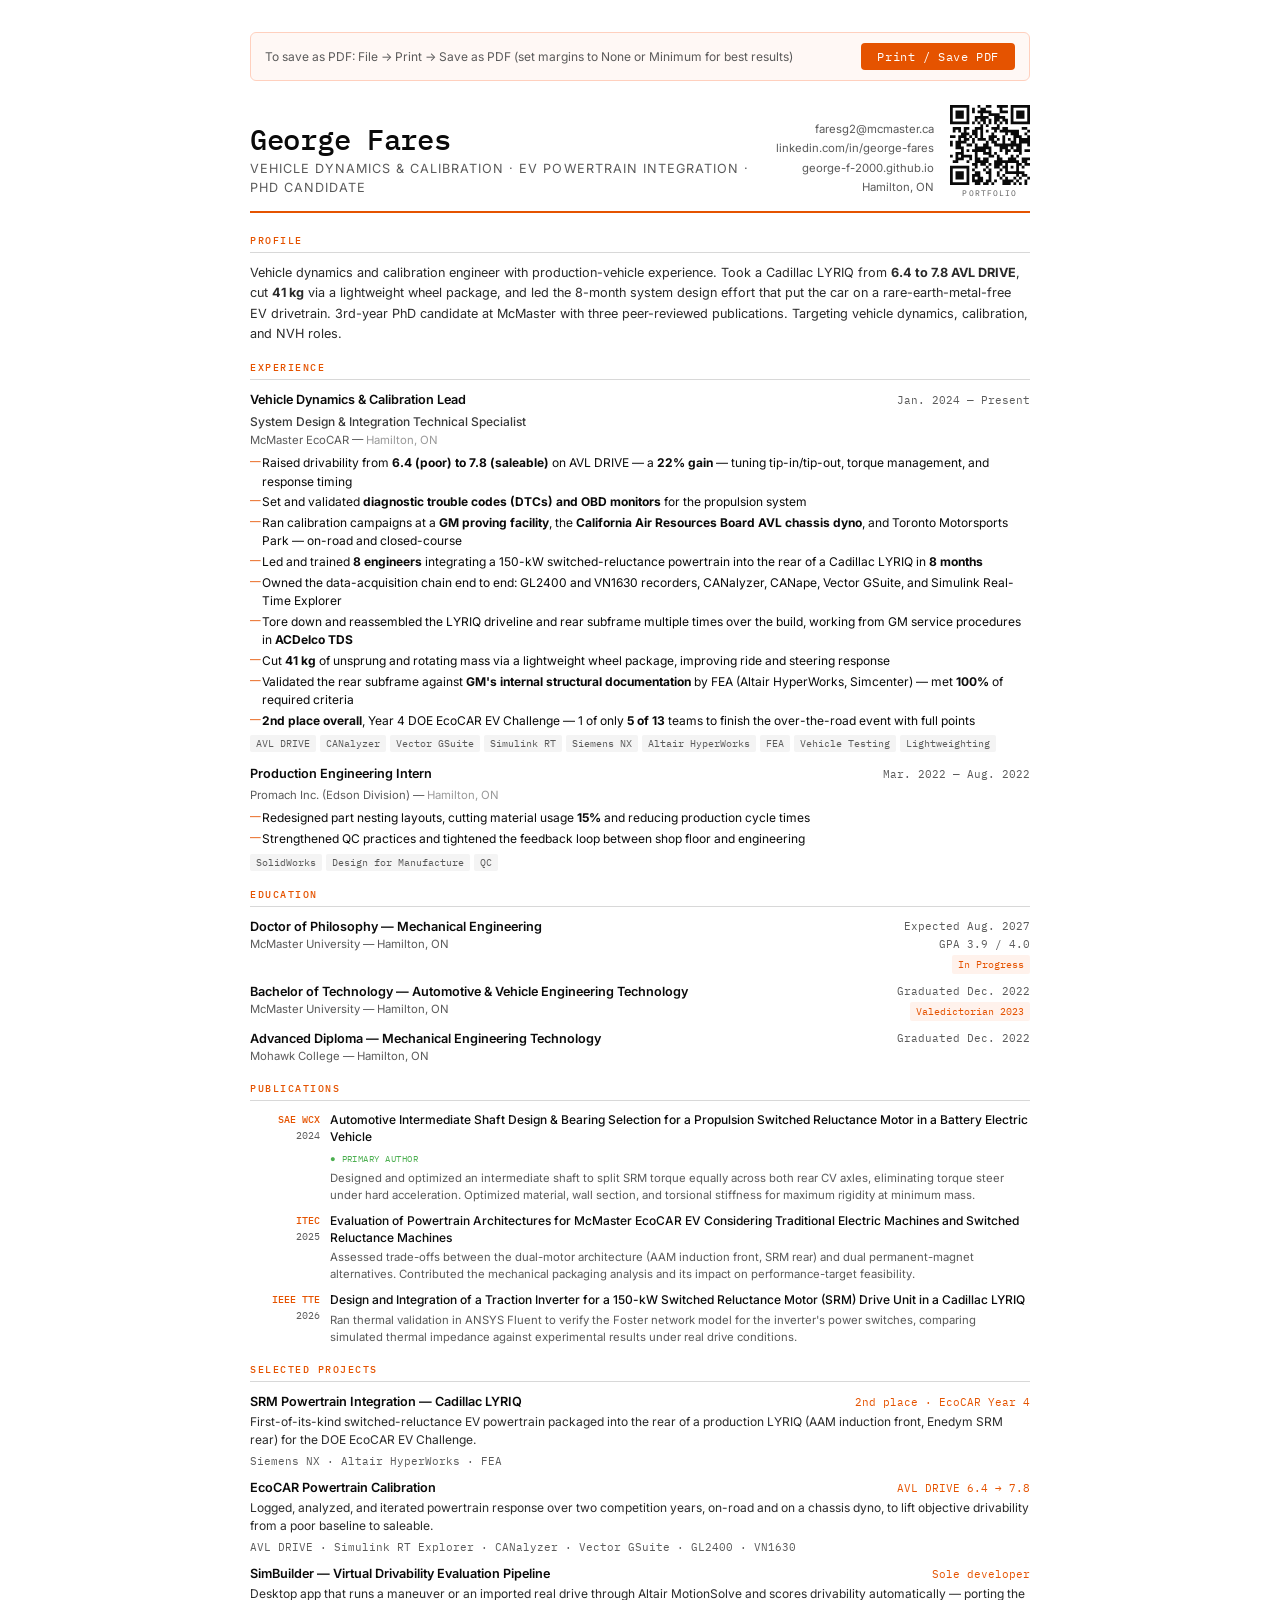
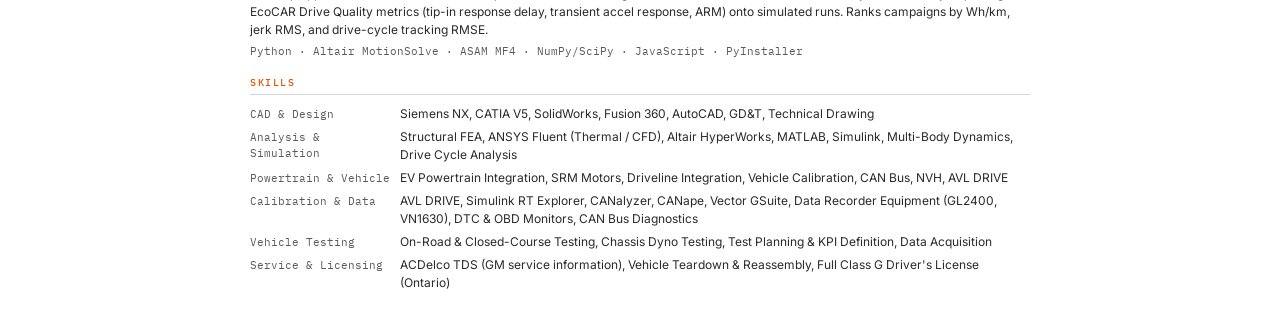
<file: resume.html>
<!DOCTYPE html>
<html lang="en">
<head>
    <meta charset="UTF-8">
    <meta name="viewport" content="width=device-width, initial-scale=1.0">
    <title>George Fares — Resume</title>
    <link rel="preconnect" href="https://fonts.googleapis.com">
    <link rel="preconnect" href="https://fonts.gstatic.com" crossorigin>
    <link href="https://fonts.googleapis.com/css2?family=Inter:wght@300;400;500;600;700&family=IBM+Plex+Mono:wght@400;500&display=swap" rel="stylesheet">
    <style>
        /* ============================================================
           RESET & BASE
           ============================================================ */
        *, *::before, *::after { box-sizing: border-box; margin: 0; padding: 0; }

        :root {
            --accent:   #e55300;
            --text:     #0a0a0a;
            --muted:    #5a5a5a;
            --rule:     #d8d8d8;
            --mono:     'IBM Plex Mono', monospace;
            --sans:     'Inter', sans-serif;
            --page-w:   780px;
        }

        html { font-size: 10.5pt; }

        body {
            font-family: var(--sans);
            color: var(--text);
            background: #ffffff;
            line-height: 1.5;
            padding: 32px 24px;
        }

        .page {
            max-width: var(--page-w);
            margin: 0 auto;
        }

        /* ============================================================
           PRINT BUTTON (screen only)
           ============================================================ */
        .print-bar {
            max-width: var(--page-w);
            margin: 0 auto 24px;
            display: flex;
            align-items: center;
            gap: 12px;
            padding: 10px 14px;
            background: #fff8f5;
            border: 1px solid #ffd0be;
            border-radius: 6px;
            font-size: 9pt;
            color: var(--muted);
        }
        .print-bar button {
            margin-left: auto;
            background: var(--accent);
            color: #fff;
            border: none;
            padding: 6px 16px;
            border-radius: 4px;
            font-family: var(--mono);
            font-size: 9pt;
            cursor: pointer;
            letter-spacing: 0.05em;
        }
        .print-bar button:hover { background: #c44a00; }

        /* ============================================================
           HEADER
           ============================================================ */
        .resume-header {
            display: grid;
            grid-template-columns: 1fr auto auto;
            gap: 16px;
            align-items: end;
            padding-bottom: 14px;
            border-bottom: 2.5px solid var(--accent);
            margin-bottom: 20px;
        }

        /* ============================================================
           QR → portfolio. Inline SVG so the file stays self-contained
           and it prints without "background graphics" enabled.
           ============================================================ */
        .qr-block {
            display: block;
            text-decoration: none;
            text-align: center;
            line-height: 1;
        }

        /* 29 modules at 80px ≈ 0.73 mm per module in print — comfortably
           above the ~0.5 mm floor for phone cameras. Don't shrink this. */
        .qr-code {
            display: block;
            width: 80px;
            height: 80px;
        }

        .qr-code svg {
            display: block;
            width: 100%;
            height: 100%;
        }

        .qr-caption {
            display: block;
            font-family: var(--mono);
            font-size: 6pt;
            letter-spacing: 0.14em;
            color: var(--muted);
            margin-top: 4px;
        }

        .resume-name {
            font-family: var(--mono);
            font-size: 22pt;
            font-weight: 500;
            letter-spacing: -0.01em;
            line-height: 1.1;
        }

        .resume-title {
            font-size: 9.5pt;
            color: var(--muted);
            letter-spacing: 0.08em;
            text-transform: uppercase;
            margin-top: 4px;
        }

        .resume-contact {
            text-align: right;
            font-size: 8.5pt;
            color: var(--muted);
            line-height: 1.7;
        }

        .resume-contact a {
            color: var(--muted);
            text-decoration: none;
        }

        .resume-contact a:hover { color: var(--accent); }

        /* ============================================================
           SECTION
           ============================================================ */
        section + section { margin-top: 16px; }

        .sec-label {
            font-family: var(--mono);
            font-size: 7.5pt;
            font-weight: 500;
            letter-spacing: 0.15em;
            text-transform: uppercase;
            color: var(--accent);
            border-bottom: 1px solid var(--rule);
            padding-bottom: 4px;
            margin-bottom: 10px;
        }

        /* ============================================================
           SUMMARY
           ============================================================ */
        .summary p {
            font-size: 9.5pt;
            color: #2a2a2a;
            line-height: 1.6;
        }

        /* ============================================================
           EDUCATION
           ============================================================ */
        .edu-list { display: flex; flex-direction: column; gap: 8px; }

        .edu-item {
            display: grid;
            grid-template-columns: 1fr auto;
            gap: 8px;
            align-items: start;
        }

        .edu-degree {
            font-size: 9.5pt;
            font-weight: 600;
        }

        .edu-field {
            font-size: 9pt;
            color: var(--muted);
        }

        .edu-school {
            font-size: 8.5pt;
            color: var(--muted);
        }

        .edu-right {
            text-align: right;
            font-family: var(--mono);
            font-size: 8pt;
            color: var(--muted);
            white-space: nowrap;
            line-height: 1.7;
        }

        .edu-badge {
            display: inline-block;
            font-size: 7.5pt;
            font-family: var(--mono);
            color: var(--accent);
            background: #fff2ec;
            padding: 1px 6px;
            border-radius: 2px;
            margin-top: 2px;
        }

        /* ============================================================
           EXPERIENCE
           ============================================================ */
        .exp-list { display: flex; flex-direction: column; gap: 12px; }

        .exp-item {}

        .exp-header {
            display: grid;
            grid-template-columns: 1fr auto;
            gap: 8px;
            align-items: baseline;
            margin-bottom: 4px;
        }

        .exp-role {
            font-size: 9.5pt;
            font-weight: 600;
        }

        .exp-dates {
            font-family: var(--mono);
            font-size: 8pt;
            color: var(--muted);
            white-space: nowrap;
        }

        .exp-subrole {
            font-size: 9pt;
            font-weight: 500;
            color: #3a3a3a;
            margin-bottom: 1px;
        }

        .exp-org {
            font-size: 8.5pt;
            color: var(--muted);
            margin-bottom: 5px;
        }

        .exp-org .loc { color: #999; }

        ul.exp-bullets {
            list-style: none;
            padding: 0;
        }

        ul.exp-bullets li {
            font-size: 9pt;
            padding-left: 12px;
            position: relative;
            line-height: 1.55;
            margin-bottom: 2px;
        }

        ul.exp-bullets li::before {
            content: '—';
            position: absolute;
            left: 0;
            color: var(--accent);
            font-size: 8pt;
        }

        .tag-row {
            display: flex;
            flex-wrap: wrap;
            gap: 4px;
            margin-top: 5px;
        }

        .tag {
            font-family: var(--mono);
            font-size: 7.5pt;
            color: var(--muted);
            background: #f4f4f4;
            padding: 1px 6px;
            border-radius: 2px;
        }

        /* ============================================================
           PUBLICATIONS
           ============================================================ */
        .pub-list { display: flex; flex-direction: column; gap: 8px; }

        .pub-item {
            display: grid;
            grid-template-columns: 70px 1fr;
            gap: 10px;
            align-items: start;
        }

        .pub-meta {
            font-family: var(--mono);
            font-size: 7.5pt;
            color: var(--muted);
            line-height: 1.6;
            text-align: right;
            padding-top: 1px;
        }

        .pub-venue {
            color: var(--accent);
            font-weight: 500;
            display: block;
        }

        .pub-title {
            font-size: 9pt;
            font-weight: 500;
            line-height: 1.45;
        }

        .pub-primary {
            font-family: var(--mono);
            font-size: 7pt;
            color: #4caf50;
            letter-spacing: 0.05em;
            display: inline-block;
            margin-top: 2px;
        }

        .pub-contribution {
            font-size: 8.5pt;
            color: var(--muted);
            line-height: 1.5;
            margin-top: 3px;
        }

        /* ============================================================
           AWARDS
           ============================================================ */
        .award-list { display: flex; flex-direction: column; gap: 5px; }

        .award-item {
            display: grid;
            grid-template-columns: 1fr auto;
            gap: 10px;
            align-items: baseline;
            font-size: 9pt;
        }

        .award-name { font-weight: 500; }

        .award-detail { color: var(--muted); font-weight: 400; }

        .award-year {
            font-family: var(--mono);
            font-size: 8pt;
            color: var(--muted);
            white-space: nowrap;
        }

        /* ============================================================
           PROJECTS
           ============================================================ */
        .proj-list { display: flex; flex-direction: column; gap: 9px; }

        .proj-item {}

        .proj-header {
            display: grid;
            grid-template-columns: 1fr auto;
            gap: 8px;
            align-items: baseline;
        }

        .proj-title {
            font-size: 9.5pt;
            font-weight: 600;
        }

        .proj-outcome {
            font-family: var(--mono);
            font-size: 8pt;
            color: var(--accent);
            white-space: nowrap;
        }

        .proj-desc {
            font-size: 9pt;
            color: #2a2a2a;
            margin: 2px 0 4px;
            line-height: 1.5;
        }

        .proj-tools {
            font-family: var(--mono);
            font-size: 8pt;
            color: var(--muted);
        }

        /* ============================================================
           SKILLS
           ============================================================ */
        .skills-table { display: flex; flex-direction: column; gap: 5px; }

        .skill-row {
            display: grid;
            grid-template-columns: 140px 1fr;
            gap: 10px;
            align-items: start;
            font-size: 9pt;
        }

        .skill-cat {
            font-family: var(--mono);
            font-size: 8pt;
            color: var(--muted);
            padding-top: 1px;
        }

        .skill-items {
            color: #2a2a2a;
            line-height: 1.5;
        }

        /* ============================================================
           PRINT
           ============================================================ */
        @media print {
            /* Deliberately paced to fill two full pages — adjust font-size
               and the gaps below together if content is ever added/removed. */
            html { font-size: 10.5pt; }
            /* Margins come from @page ONLY. Leaving the screen padding on
               here double-counts it and pushes the document to 3 pages. */
            body { padding: 0; background: #fff; }
            .print-bar { display: none !important; }
            .page { max-width: 100%; }

            a { color: inherit !important; text-decoration: none !important; }

            section + section { margin-top: 12px; }
            .sec-label      { margin-bottom: 9px; }
            .exp-list       { gap: 13px; }
            .exp-bullets li { line-height: 1.55; margin-bottom: 2px; }
            .pub-list       { gap: 9px; }
            .proj-list      { gap: 9px; }
            .edu-list       { gap: 8px; }
            .award-list     { gap: 6px; }
            .skills-table   { gap: 5px; }

            /* avoid breaking inside an item */
            .exp-item, .pub-item, .proj-item, .edu-item, .award-item {
                break-inside: avoid;
            }

            /* never strand a section heading at the foot of a page */
            .sec-label  { break-after: avoid; }
            .award-list { break-inside: avoid; }

            /* Content is paced to ~18.8in against 19.8in of usable space
               across two pages. That ~1in of slack lets the browser pick
               its own break points without ever spilling to a third page. */

            @page {
                size: letter;
                margin: 14mm 16mm;
            }
        }
    </style>
</head>
<body>

<!-- Print helper (hidden when printing) -->
<div class="print-bar">
    <span>To save as PDF: File → Print → Save as PDF (set margins to None or Minimum for best results)</span>
    <button onclick="window.print()">Print / Save PDF</button>
</div>

<div class="page">

    <!-- ============================================================
         HEADER
         ============================================================ -->
    <header class="resume-header">
        <div>
            <div class="resume-name">George Fares</div>
            <div class="resume-title">Vehicle Dynamics &amp; Calibration · EV Powertrain Integration · PhD Candidate</div>
        </div>
        <div class="resume-contact">
            <a href="mailto:faresg2@mcmaster.ca">faresg2@mcmaster.ca</a><br>
            <a href="https://linkedin.com/in/george-fares" target="_blank">linkedin.com/in/george-fares</a><br>
            <a href="https://george-f-2000.github.io" target="_blank">george-f-2000.github.io</a><br>
            Hamilton, ON
        </div>

        <!-- QR → https://george-f-2000.github.io
             Regenerate with:  py -3 -m segno "<url>" -o qr.svg --error q  -->
        <a class="qr-block" href="https://george-f-2000.github.io" target="_blank" rel="noopener" aria-label="Scan for portfolio">
            <span class="qr-code"><svg xmlns="http://www.w3.org/2000/svg" viewBox="0 0 29 29"><path stroke="#0a0a0a" d="M0 0.5h7m3 0h1m2 0h2m2 0h4m1 0h7m-29 1h1m5 0h1m1 0h1m2 0h2m5 0h1m3 0h1m5 0h1m-29 1h1m1 0h3m1 0h1m1 0h1m1 0h5m3 0h3m1 0h1m1 0h3m1 0h1m-29 1h1m1 0h3m1 0h1m4 0h1m2 0h4m4 0h1m1 0h3m1 0h1m-29 1h1m1 0h3m1 0h1m2 0h5m2 0h4m2 0h1m1 0h3m1 0h1m-29 1h1m5 0h1m2 0h1m1 0h2m1 0h1m1 0h2m1 0h2m1 0h1m5 0h1m-29 1h7m1 0h1m1 0h1m1 0h1m1 0h1m1 0h1m1 0h1m1 0h1m1 0h7m-18 1h1m1 0h1m3 0h1m-17 1h3m1 0h2m2 0h3m3 0h3m1 0h2m5 0h2m-27 1h1m1 0h1m1 0h1m2 0h2m1 0h1m1 0h1m2 0h1m1 0h7m3 0h1m-25 1h3m1 0h2m1 0h1m3 0h1m4 0h1m1 0h3m2 0h1m-28 1h2m1 0h3m1 0h1m1 0h1m1 0h1m2 0h3m2 0h1m3 0h3m2 0h1m-26 1h1m1 0h2m1 0h1m1 0h3m1 0h2m1 0h1m1 0h1m1 0h1m1 0h1m1 0h4m-29 1h1m1 0h4m2 0h1m4 0h1m1 0h2m2 0h1m2 0h2m1 0h4m-29 1h1m1 0h2m2 0h2m1 0h1m2 0h2m2 0h10m2 0h1m-27 1h3m4 0h6m3 0h3m1 0h1m1 0h2m-22 1h1m1 0h1m1 0h5m1 0h1m3 0h1m1 0h2m1 0h3m1 0h2m-27 1h3m4 0h1m2 0h3m1 0h1m3 0h1m4 0h1m-26 1h1m1 0h1m1 0h4m1 0h1m4 0h2m1 0h1m4 0h1m1 0h1m-23 1h3m2 0h1m1 0h2m1 0h2m3 0h2m2 0h3m2 0h3m-28 1h2m3 0h1m2 0h5m2 0h9m1 0h2m-20 1h2m1 0h2m1 0h1m1 0h3m1 0h1m3 0h2m1 0h2m-29 1h7m2 0h1m3 0h1m2 0h2m1 0h2m1 0h1m1 0h1m1 0h1m-27 1h1m5 0h1m1 0h1m3 0h1m1 0h1m3 0h1m1 0h1m3 0h1m-25 1h1m1 0h3m1 0h1m2 0h2m2 0h2m2 0h1m2 0h7m-27 1h1m1 0h3m1 0h1m1 0h3m3 0h1m2 0h1m1 0h1m4 0h1m1 0h2m-28 1h1m1 0h3m1 0h1m1 0h1m1 0h2m2 0h1m3 0h1m1 0h1m2 0h1m1 0h1m2 0h1m-29 1h1m5 0h1m1 0h4m1 0h2m1 0h1m2 0h4m1 0h1m2 0h1m-28 1h7m2 0h2m1 0h2m1 0h1m3 0h3m1 0h1m1 0h1m1 0h1"/></svg></span>
            <span class="qr-caption">PORTFOLIO</span>
        </a>
    </header>

    <!-- ============================================================
         SUMMARY
         ============================================================ -->
    <section class="summary">
        <div class="sec-label">Profile</div>
        <p>
            Vehicle dynamics and calibration engineer with production-vehicle experience. Took a Cadillac LYRIQ from
            <strong>6.4 to 7.8 AVL DRIVE</strong>, cut <strong>41 kg</strong> via a lightweight wheel package, and led the
            8-month system design effort that put the car on a rare-earth-metal-free EV drivetrain. 3rd-year PhD candidate
            at McMaster with three peer-reviewed publications. Targeting vehicle dynamics, calibration, and NVH roles.
        </p>
    </section>

    <!-- ============================================================
         EXPERIENCE
         ============================================================ -->
    <section>
        <div class="sec-label">Experience</div>
        <div class="exp-list">

            <div class="exp-item">
                <div class="exp-header">
                    <div class="exp-role">Vehicle Dynamics &amp; Calibration Lead</div>
                    <div class="exp-dates">Jan. 2024 — Present</div>
                </div>
                <div class="exp-subrole">System Design &amp; Integration Technical Specialist</div>
                <div class="exp-org">McMaster EcoCAR &mdash; <span class="loc">Hamilton, ON</span></div>
                <ul class="exp-bullets">
                    <li>Raised drivability from <strong>6.4 (poor) to 7.8 (saleable)</strong> on AVL DRIVE — a <strong>22% gain</strong> — tuning tip-in/tip-out, torque management, and response timing</li>
                    <li>Set and validated <strong>diagnostic trouble codes (DTCs) and OBD monitors</strong> for the propulsion system</li>
                    <li>Ran calibration campaigns at a <strong>GM proving facility</strong>, the <strong>California Air Resources Board AVL chassis dyno</strong>, and Toronto Motorsports Park — on-road and closed-course</li>
                    <li>Led and trained <strong>8 engineers</strong> integrating a 150-kW switched-reluctance powertrain into the rear of a Cadillac LYRIQ in <strong>8 months</strong></li>
                    <li>Owned the data-acquisition chain end to end: GL2400 and VN1630 recorders, CANalyzer, CANape, Vector GSuite, and Simulink Real-Time Explorer</li>
                    <li>Tore down and reassembled the LYRIQ driveline and rear subframe multiple times over the build, working from GM service procedures in <strong>ACDelco TDS</strong></li>
                    <li>Cut <strong>41 kg</strong> of unsprung and rotating mass via a lightweight wheel package, improving ride and steering response</li>
                    <li>Validated the rear subframe against <strong>GM's internal structural documentation</strong> by FEA (Altair HyperWorks, Simcenter) — met <strong>100%</strong> of required criteria</li>
                    <li><strong>2nd place overall</strong>, Year 4 DOE EcoCAR EV Challenge — 1 of only <strong>5 of 13</strong> teams to finish the over-the-road event with full points</li>
                </ul>
                <div class="tag-row">
                    <span class="tag">AVL DRIVE</span>
                    <span class="tag">CANalyzer</span>
                    <span class="tag">Vector GSuite</span>
                    <span class="tag">Simulink RT</span>
                    <span class="tag">Siemens NX</span>
                    <span class="tag">Altair HyperWorks</span>
                    <span class="tag">FEA</span>
                    <span class="tag">Vehicle Testing</span>
                    <span class="tag">Lightweighting</span>
                </div>
            </div>

            <div class="exp-item">
                <div class="exp-header">
                    <div class="exp-role">Production Engineering Intern</div>
                    <div class="exp-dates">Mar. 2022 — Aug. 2022</div>
                </div>
                <div class="exp-org">Promach Inc. (Edson Division) &mdash; <span class="loc">Hamilton, ON</span></div>
                <ul class="exp-bullets">
                    <li>Redesigned part nesting layouts, cutting material usage <strong>15%</strong> and reducing production cycle times</li>
                    <li>Strengthened QC practices and tightened the feedback loop between shop floor and engineering</li>
                </ul>
                <div class="tag-row">
                    <span class="tag">SolidWorks</span>
                    <span class="tag">Design for Manufacture</span>
                    <span class="tag">QC</span>
                </div>
            </div>

        </div>
    </section>

    <!-- ============================================================
         EDUCATION
         ============================================================ -->
    <section>
        <div class="sec-label">Education</div>
        <div class="edu-list">

            <div class="edu-item">
                <div>
                    <div class="edu-degree">Doctor of Philosophy — Mechanical Engineering</div>
                    <div class="edu-school">McMaster University &mdash; Hamilton, ON</div>
                </div>
                <div class="edu-right">
                    Expected Aug. 2027<br>
                    GPA 3.9 / 4.0<br>
                    <span class="edu-badge">In Progress</span>
                </div>
            </div>

            <div class="edu-item">
                <div>
                    <div class="edu-degree">Bachelor of Technology — Automotive &amp; Vehicle Engineering Technology</div>
                    <div class="edu-school">McMaster University &mdash; Hamilton, ON</div>
                </div>
                <div class="edu-right">
                    Graduated Dec. 2022<br>
                    <span class="edu-badge">Valedictorian 2023</span>
                </div>
            </div>

            <div class="edu-item">
                <div>
                    <div class="edu-degree">Advanced Diploma — Mechanical Engineering Technology</div>
                    <div class="edu-school">Mohawk College &mdash; Hamilton, ON</div>
                </div>
                <div class="edu-right">Graduated Dec. 2022</div>
            </div>

        </div>
    </section>

    <!-- ============================================================
         PUBLICATIONS
         ============================================================ -->
    <section>
        <div class="sec-label">Publications</div>
        <div class="pub-list">

            <div class="pub-item">
                <div class="pub-meta">
                    <span class="pub-venue">SAE WCX</span>
                    2024
                </div>
                <div>
                    <div class="pub-title">Automotive Intermediate Shaft Design &amp; Bearing Selection for a Propulsion Switched Reluctance Motor in a Battery Electric Vehicle</div>
                    <div class="pub-primary">&#9679; PRIMARY AUTHOR</div>
                    <div class="pub-contribution">Designed and optimized an intermediate shaft to split SRM torque equally across both rear CV axles, eliminating torque steer under hard acceleration. Optimized material, wall section, and torsional stiffness for maximum rigidity at minimum mass.</div>
                </div>
            </div>

            <div class="pub-item">
                <div class="pub-meta">
                    <span class="pub-venue">ITEC</span>
                    2025
                </div>
                <div>
                    <div class="pub-title">Evaluation of Powertrain Architectures for McMaster EcoCAR EV Considering Traditional Electric Machines and Switched Reluctance Machines</div>
                    <div class="pub-contribution">Assessed trade-offs between the dual-motor architecture (AAM induction front, SRM rear) and dual permanent-magnet alternatives. Contributed the mechanical packaging analysis and its impact on performance-target feasibility.</div>
                </div>
            </div>

            <div class="pub-item">
                <div class="pub-meta">
                    <span class="pub-venue">IEEE TTE</span>
                    2026
                </div>
                <div>
                    <div class="pub-title">Design and Integration of a Traction Inverter for a 150-kW Switched Reluctance Motor (SRM) Drive Unit in a Cadillac LYRIQ</div>
                    <div class="pub-contribution">Ran thermal validation in ANSYS Fluent to verify the Foster network model for the inverter's power switches, comparing simulated thermal impedance against experimental results under real drive conditions.</div>
                </div>
            </div>

        </div>
    </section>

    <!-- ============================================================
         PROJECTS
         ============================================================ -->
    <section>
        <div class="sec-label">Selected Projects</div>
        <div class="proj-list">

            <div class="proj-item">
                <div class="proj-header">
                    <div class="proj-title">SRM Powertrain Integration — Cadillac LYRIQ</div>
                    <div class="proj-outcome">2nd place · EcoCAR Year 4</div>
                </div>
                <div class="proj-desc">First-of-its-kind switched-reluctance EV powertrain packaged into the rear of a production LYRIQ (AAM induction front, Enedym SRM rear) for the DOE EcoCAR EV Challenge.</div>
                <div class="proj-tools">Siemens NX · Altair HyperWorks · FEA</div>
            </div>

            <div class="proj-item">
                <div class="proj-header">
                    <div class="proj-title">EcoCAR Powertrain Calibration</div>
                    <div class="proj-outcome">AVL DRIVE 6.4 → 7.8</div>
                </div>
                <div class="proj-desc">Logged, analyzed, and iterated powertrain response over two competition years, on-road and on a chassis dyno, to lift objective drivability from a poor baseline to saleable.</div>
                <div class="proj-tools">AVL DRIVE · Simulink RT Explorer · CANalyzer · Vector GSuite · GL2400 · VN1630</div>
            </div>

            <div class="proj-item">
                <div class="proj-header">
                    <div class="proj-title">SimBuilder — Virtual Drivability Evaluation Pipeline</div>
                    <div class="proj-outcome">Sole developer</div>
                </div>
                <div class="proj-desc">Desktop app that runs a maneuver or an imported real drive through Altair MotionSolve and scores drivability automatically — porting the EcoCAR Drive Quality metrics (tip-in response delay, transient accel response, ARM) onto simulated runs. Ranks campaigns by Wh/km, jerk RMS, and drive-cycle tracking RMSE.</div>
                <div class="proj-tools">Python · Altair MotionSolve · ASAM MF4 · NumPy/SciPy · JavaScript · PyInstaller</div>
            </div>

        </div>
    </section>

    <!-- ============================================================
         SKILLS
         ============================================================ -->
    <section>
        <div class="sec-label">Skills</div>
        <div class="skills-table">
            <div class="skill-row">
                <div class="skill-cat">CAD &amp; Design</div>
                <div class="skill-items">Siemens NX, CATIA V5, SolidWorks, Fusion 360, AutoCAD, GD&amp;T, Technical Drawing</div>
            </div>
            <div class="skill-row">
                <div class="skill-cat">Analysis &amp; Simulation</div>
                <div class="skill-items">Structural FEA, ANSYS Fluent (Thermal / CFD), Altair HyperWorks, MATLAB, Simulink, Multi-Body Dynamics, Drive Cycle Analysis</div>
            </div>
            <div class="skill-row">
                <div class="skill-cat">Powertrain &amp; Vehicle</div>
                <div class="skill-items">EV Powertrain Integration, SRM Motors, Driveline Integration, Vehicle Calibration, CAN Bus, NVH, AVL DRIVE</div>
            </div>
            <div class="skill-row">
                <div class="skill-cat">Calibration &amp; Data</div>
                <div class="skill-items">AVL DRIVE, Simulink RT Explorer, CANalyzer, CANape, Vector GSuite, Data Recorder Equipment (GL2400, VN1630), DTC &amp; OBD Monitors, CAN Bus Diagnostics</div>
            </div>
            <div class="skill-row">
                <div class="skill-cat">Vehicle Testing</div>
                <div class="skill-items">On-Road &amp; Closed-Course Testing, Chassis Dyno Testing, Test Planning &amp; KPI Definition, Data Acquisition</div>
            </div>
            <div class="skill-row">
                <div class="skill-cat">Service &amp; Licensing</div>
                <div class="skill-items">ACDelco TDS (GM service information), Vehicle Teardown &amp; Reassembly, Full Class G Driver's License (Ontario)</div>
            </div>
        </div>
    </section>

</div><!-- /page -->

</body>
</html>
</file>
